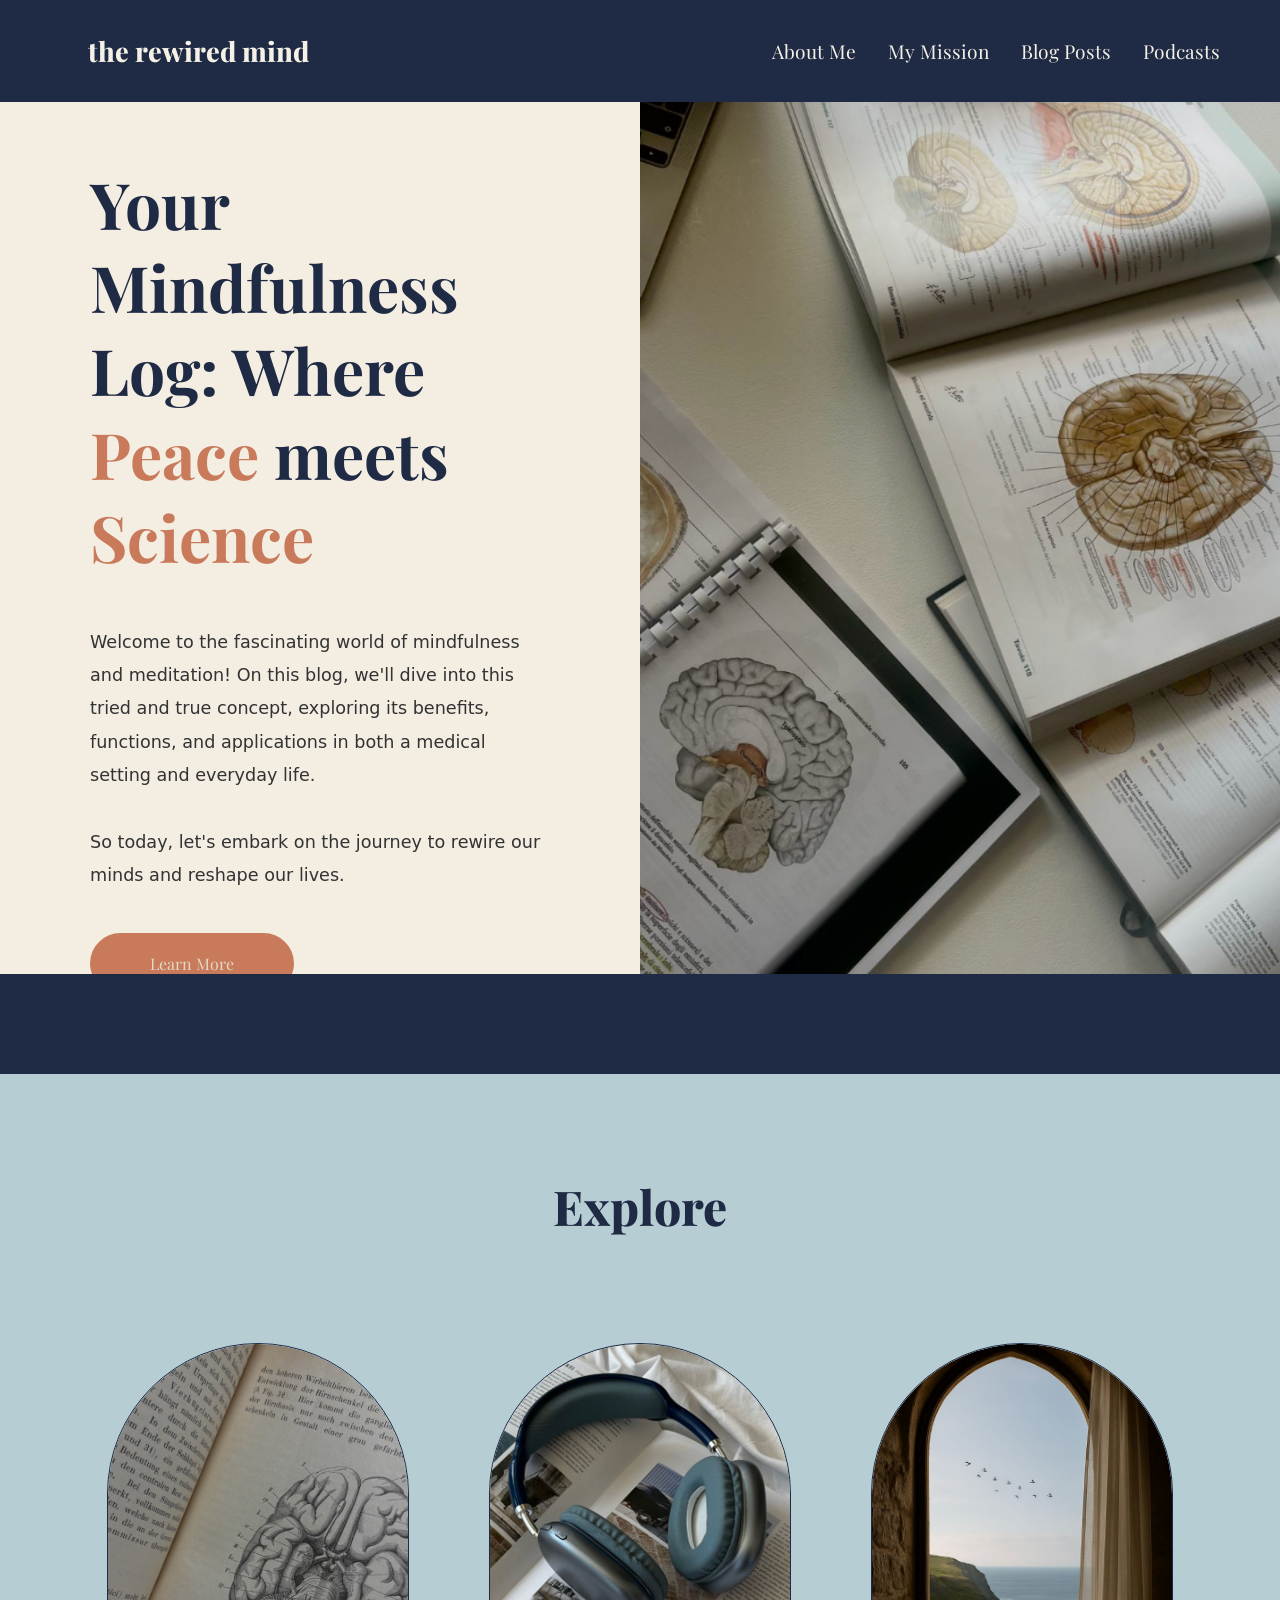
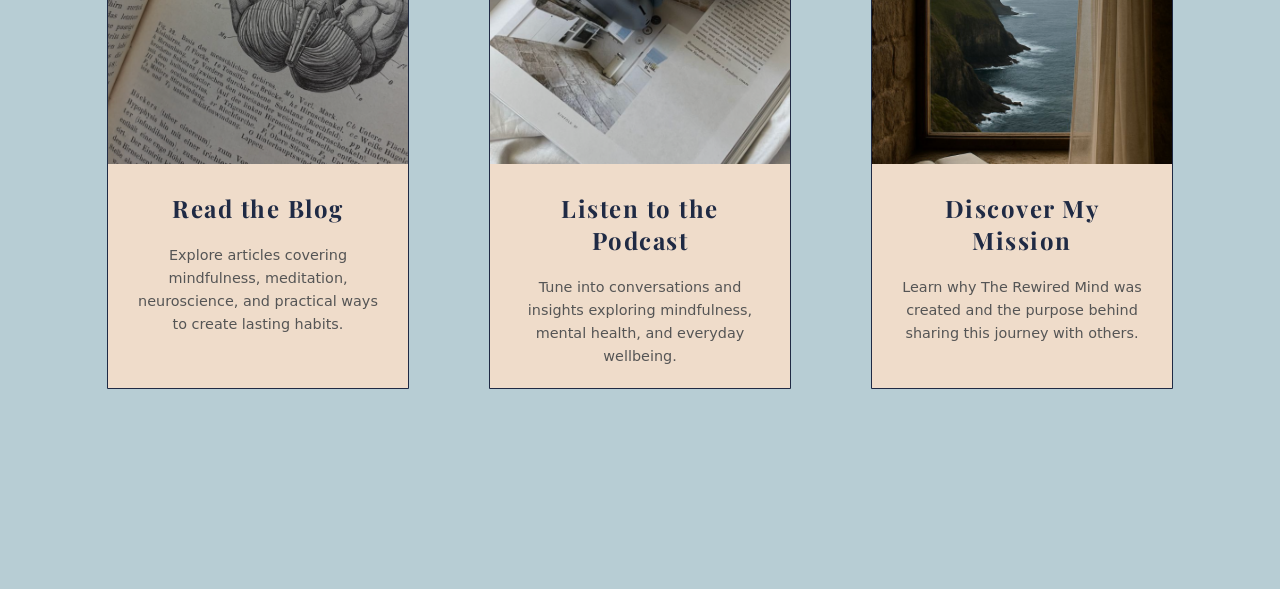
<file: index.html>
<!DOCTYPE html>
<html lang="en">
<head>
    <link href="https://fonts.googleapis.com/css2?family=Playfair+Display:wght@400;600&display=swap" rel="stylesheet">
    <meta charset="UTF-8">
    <meta name="viewport" content="width=device-width, initial-scale=1.0">

    <link rel="stylesheet" href="style.css">
</head>

<body>

   <!-- Navigation -->

   <nav class="nav">

       <a href="index.html" class="logo">the rewired mind</a>

       <div class="links">
           <a href="therewiredmind-about.html" >About Me</a>
           <a href="therewiredmind-mission.html">My Mission</a>
           <a href="therewiredmind-blog.html">Blog Posts</a>
           <a href="therewiredmind-podcasts.html">Podcasts</a>
       </div>

   </nav>

<!-- Hero -->

<section class="hero">

    <div class="hero-text">

        <h1>
            Your Mindfulness Log: Where
            <span class="highlight-orange">Peace</span>
            meets
            <span class="highlight-orange">Science</span>
        </h1>

        <p class="blurb">

            Welcome to the fascinating world of mindfulness and meditation!
            On this blog, we'll dive into this tried and true concept,
            exploring its benefits, functions, and applications in both a
            medical setting and everyday life.

            <br><br>

            So today, let's embark on the journey to rewire our minds
            and reshape our lives.

        </p>

        <a href="therewiredmind-about.html" class="button">
            Learn More
        </a>

    </div>


    <div class="hero-image">

        <img src="brainbooks.png" alt="The Rewired Mind">

    </div>

</section>

<!-- Explore Section -->

<section class="explore">

    <div class="explore-header">

        <div class="explore-line"></div>

        <h2>Explore</h2>

    </div>

    <div class="explore-cards">

        <!-- Card 1 -->

        <div class="explore-card">

            <div class="image-arch">
                <img src="readtheblog.png" alt="Blog">
            </div>

            <div class="card-content">

                <h3><a href="blog.html">Read the Blog</a></h3>

                <p>
                    Explore articles covering mindfulness,
                    meditation, neuroscience, and practical
                    ways to create lasting habits.
                </p>

            

            </div>

        </div>


        <!-- Card 2 -->

        <div class="explore-card">

            <div class="image-arch">
                <img src="listentothepodcast.png" alt="Podcast">
            </div>

            <div class="card-content">

               <h3><a href="podcasts.html">Listen to the Podcast</a></h3>

                <p>
                    Tune into conversations and insights
                    exploring mindfulness, mental health,
                    and everyday wellbeing.
                </p>

            </div>

        </div>


        <!-- Card 3 -->

        <div class="explore-card">

            <div class="image-arch">
                <img src="mission.png" alt="Mission">
            </div>

            <div class="card-content">

                <h3><a href="mission.html">Discover My Mission</a></h3>

                <p>
                    Learn why The Rewired Mind was created
                    and the purpose behind sharing this
                    journey with others.
                </p>

            </div>

        </div>

    </div>

</section>




</body>

</html>
</file>
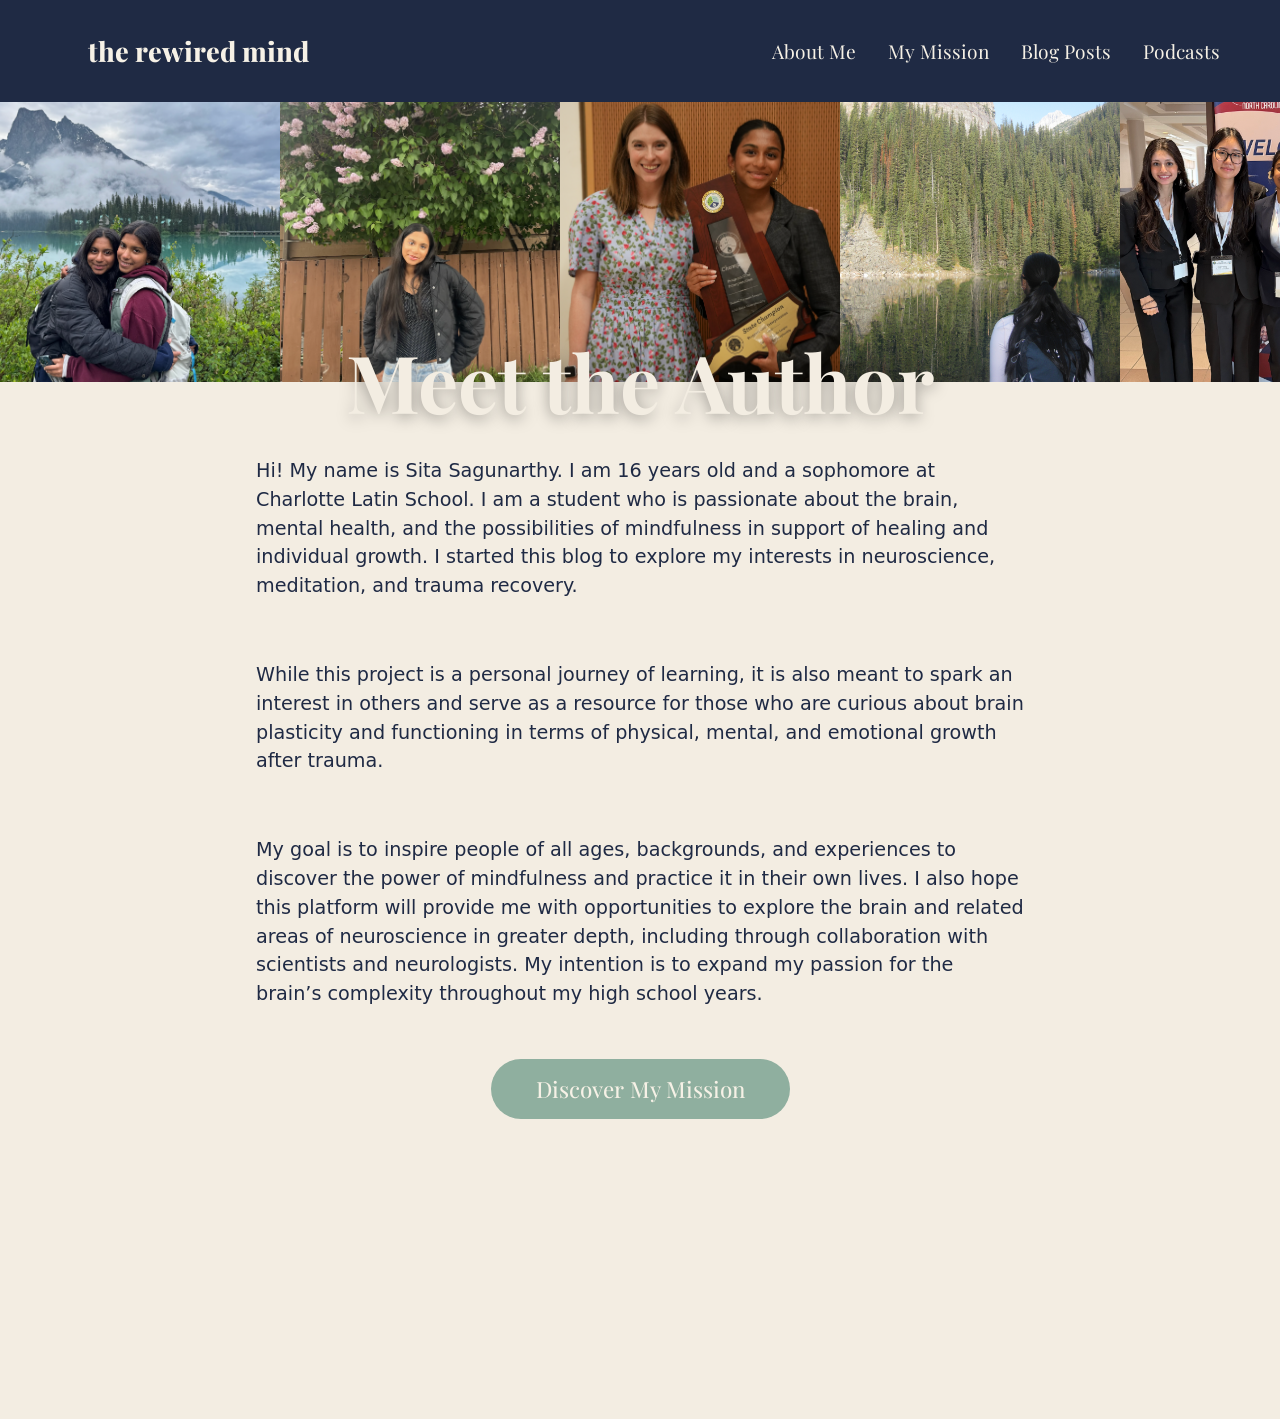
<file: therewiredmind-about.html>
<!DOCTYPE html>
<html lang="en">
<head>
    <link href="https://fonts.googleapis.com/css2?family=Playfair+Display:wght@400;600&display=swap" rel="stylesheet">
    <meta charset="UTF-8">
    <meta name="viewport" content="width=device-width, initial-scale=1.0">

    <link rel="stylesheet" href="style.css">
</head>

<body>

   <!-- Navigation -->

   <nav class="nav">

       <a href="index.html" class="logo">the rewired mind</a>

       <div class="links">
           <a href="therewiredmind-about.html" class = >About Me</a>
           <a href="therewiredmind-mission.html">My Mission</a>
           <a href="therewiredmind-blog.html">Blog Posts</a>
           <a href="therewiredmind-podcasts.html">Podcasts</a>
       </div>

   </nav>

<section class="about-hero">

    <div class="image-track">
        <div class="image-wrapper">
            <img src="akkamountians.png">
            <img src="sitacanada.png">
            <img src="stateschamp.png">
            <img src="canadamountains.png">
            <img src="hosastates.png">
            <img src="tocaward.png">

            <!-- duplicate images for infinite loop -->
            <img src="akkamountians.png">
            <img src="sitacanada.png">
            <img src="stateschamp.png">
            <img src="canadamountains.png">
            <img src="hosastates.png">
            <img src="tocaward.png">
        </div>
    </div>

    <div class="author-overlay">
        <h1>Meet the Author</h1>
    </div>

</section>

<section class="author-intro">

    <p>
        Hi! My name is Sita Sagunarthy. I am 16 years old and a sophomore at Charlotte Latin School. I am a student who is passionate about the brain, mental health, and the possibilities of mindfulness in support of healing and individual growth. I started this blog to explore my interests in neuroscience, meditation, and trauma recovery.
    </p>

    <p>
        While this project is a personal journey of learning, it is also meant to spark an interest in others and serve as a resource for those who are curious about brain plasticity and functioning in terms of physical, mental, and emotional growth after trauma.

    </p>

    <p>
        My goal is to inspire people of all ages, backgrounds, and experiences to discover the power of mindfulness and practice it in their own lives. I also hope this platform will provide me with opportunities to explore the brain and related areas of neuroscience in greater depth, including through collaboration with scientists and neurologists. My intention is to expand my passion for the brain’s complexity throughout my high school years.

    </p>



    <a href="mission.html" class="mission-button">
        Discover My Mission
    </a>

</section>
 
</body>

</html>
</file>
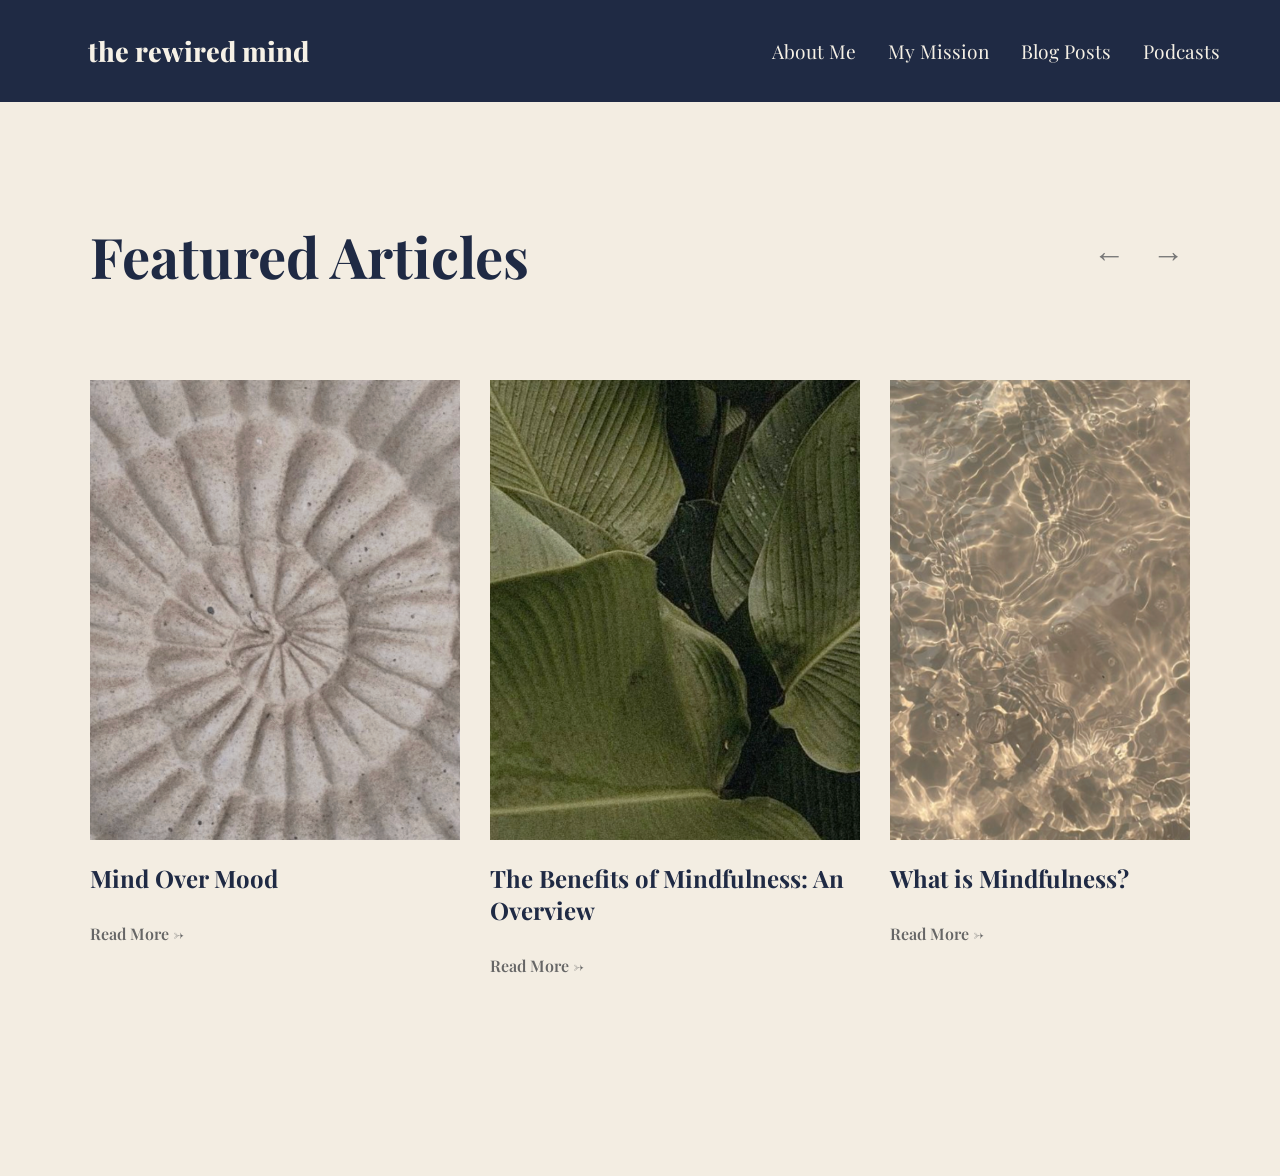
<file: therewiredmind-blog.html>
<!DOCTYPE html>
<html lang="en">
<head>
    <link href="https://fonts.googleapis.com/css2?family=Playfair+Display:wght@400;600&display=swap" rel="stylesheet">
    <meta charset="UTF-8">
    <meta name="viewport" content="width=device-width, initial-scale=1.0">

    <link rel="stylesheet" href="style.css">
</head>

<body>

   <!-- Navigation -->

   <nav class="nav">

       <a href="index.html" class="logo">the rewired mind</a>

       <div class="links">
           <a href="therewiredmind-about.html" class = >About Me</a>
           <a href="therewiredmind-mission.html">My Mission</a>
           <a href="therewiredmind-blog.html">Blog Posts</a>
           <a href="therewiredmind-podcasts.html">Podcasts</a>
       </div>

   </nav>




<section class="blog-section">

    <div class="blog-header">

        <h2>Featured Articles</h2>

        <div class="scroll-buttons">

            <button id="leftBtn">&#8592;</button>
            <button id="rightBtn">&#8594;</button>

        </div>

    </div>


    <div class="blog-slider" id="slider">


        <article class="blog-card">

            <img src="mindovermood.png">

            <h3>Mind Over Mood</h3>

            <a href="mindovermood.html" class="read-more">
                Read More →
            </a>

        </article>


        <article class="blog-card">

            <img src="benefits.png">

            <h3>The Benefits of Mindfulness: An Overview</h3>

            <a href="benefitsoverview.html" class="read-more">
                Read More →
            </a>

        </article>


        <article class="blog-card">

            <img src="whatis.png">

            <h3>What is Mindfulness?</h3>

           <a href="whatismindfulness.html.html" class="read-more">
                Read More →
            </a>

        </article>

    </div>


</section>
</file>
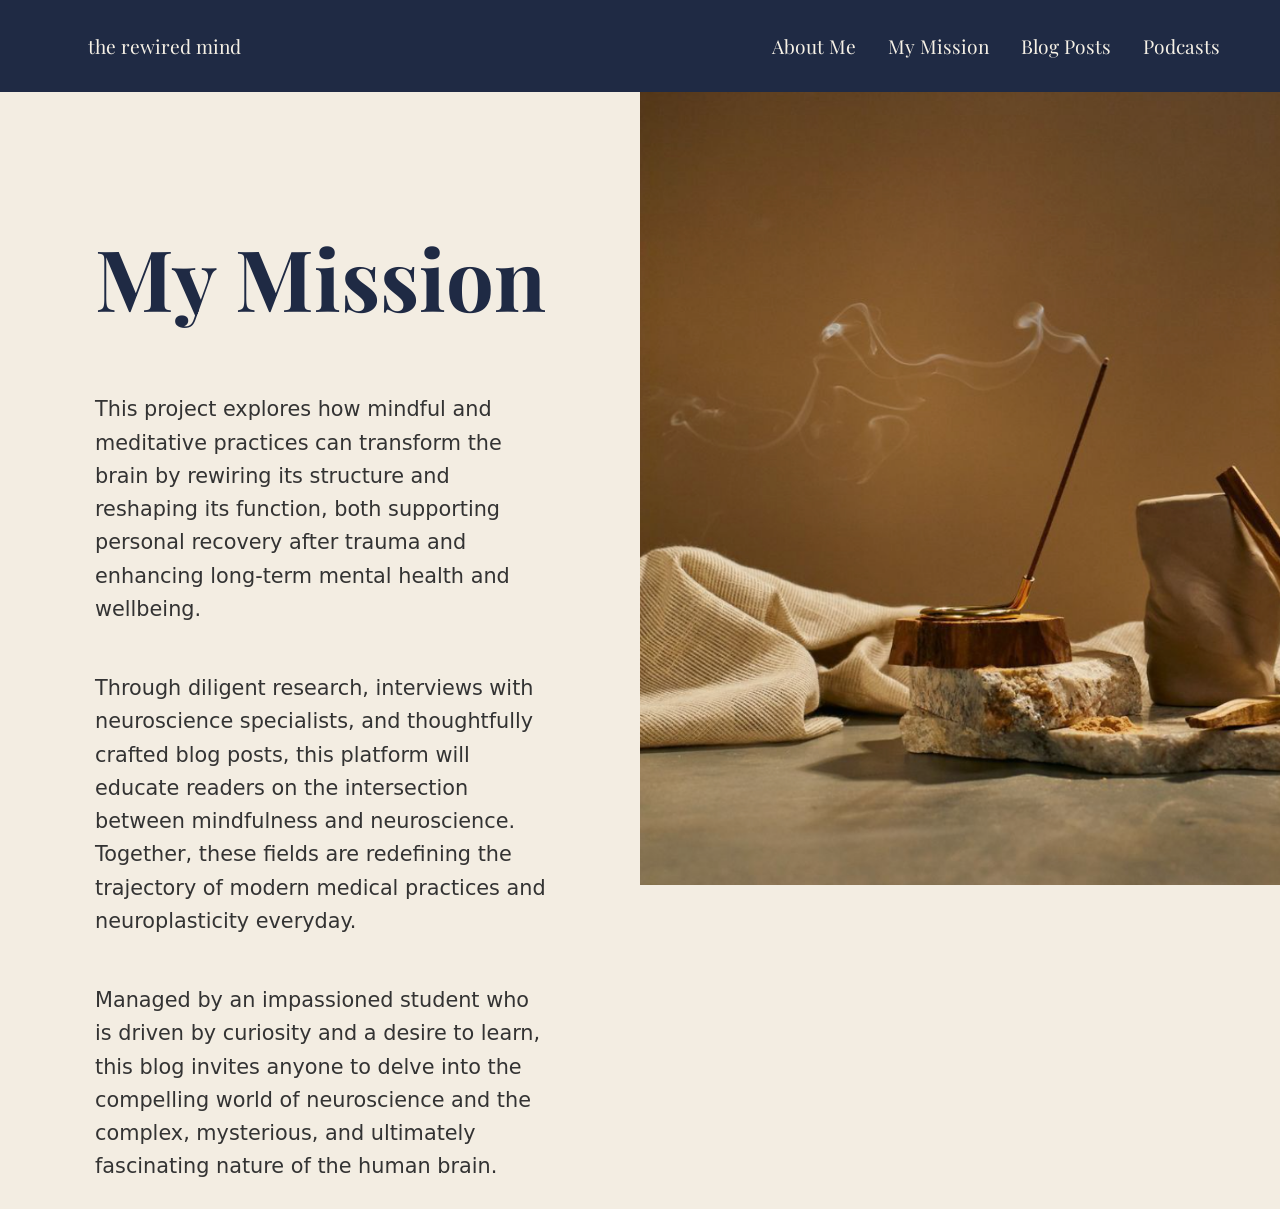
<file: therewiredmind-mission.html>
<!DOCTYPE html>
<html lang="en">
<head>
    <link href="https://fonts.googleapis.com/css2?family=Playfair+Display:wght@400;600&display=swap" rel="stylesheet">
    <meta charset="UTF-8">
    <meta name="viewport" content="width=device-width, initial-scale=1.0">

    <link rel="stylesheet" href="style.css">
</head>

<body>

   <!-- Navigation -->

   <nav class="nav">

       <a href="index.html class="logo">the rewired mind</a>

       <div class="links">
           <a href="therewiredmind-about.html" class = >About Me</a>
           <a href="therewiredmind-mission.html">My Mission</a>
           <a href="therewiredmind-blog.html">Blog Posts</a>
           <a href="therewiredmind-podcasts.html">Podcasts</a>
       </div>

   </nav>

   <section class="mission">

    <div class="mission-text">

        <h1>My Mission</h1>

        <p>
            This project explores how mindful and meditative practices can transform the brain by rewiring its structure and reshaping its function, both supporting personal recovery after trauma and enhancing long-term mental health and wellbeing.

        </p>

        <p>
            Through diligent research, interviews with neuroscience specialists, and thoughtfully crafted blog posts, this platform will educate readers on the intersection between mindfulness and neuroscience. Together, these fields are redefining the trajectory of modern medical practices and neuroplasticity everyday. 

        </p>

        <p>
            Managed by an impassioned student who is driven by curiosity and a desire to learn, this blog invites anyone to delve into the compelling world of neuroscience and the complex, mysterious, and ultimately fascinating nature of the human brain.
            
        </p>

    </div>


    <div class="mission-image">

        <img src="missioncalm.png" alt="Mission">
</file>
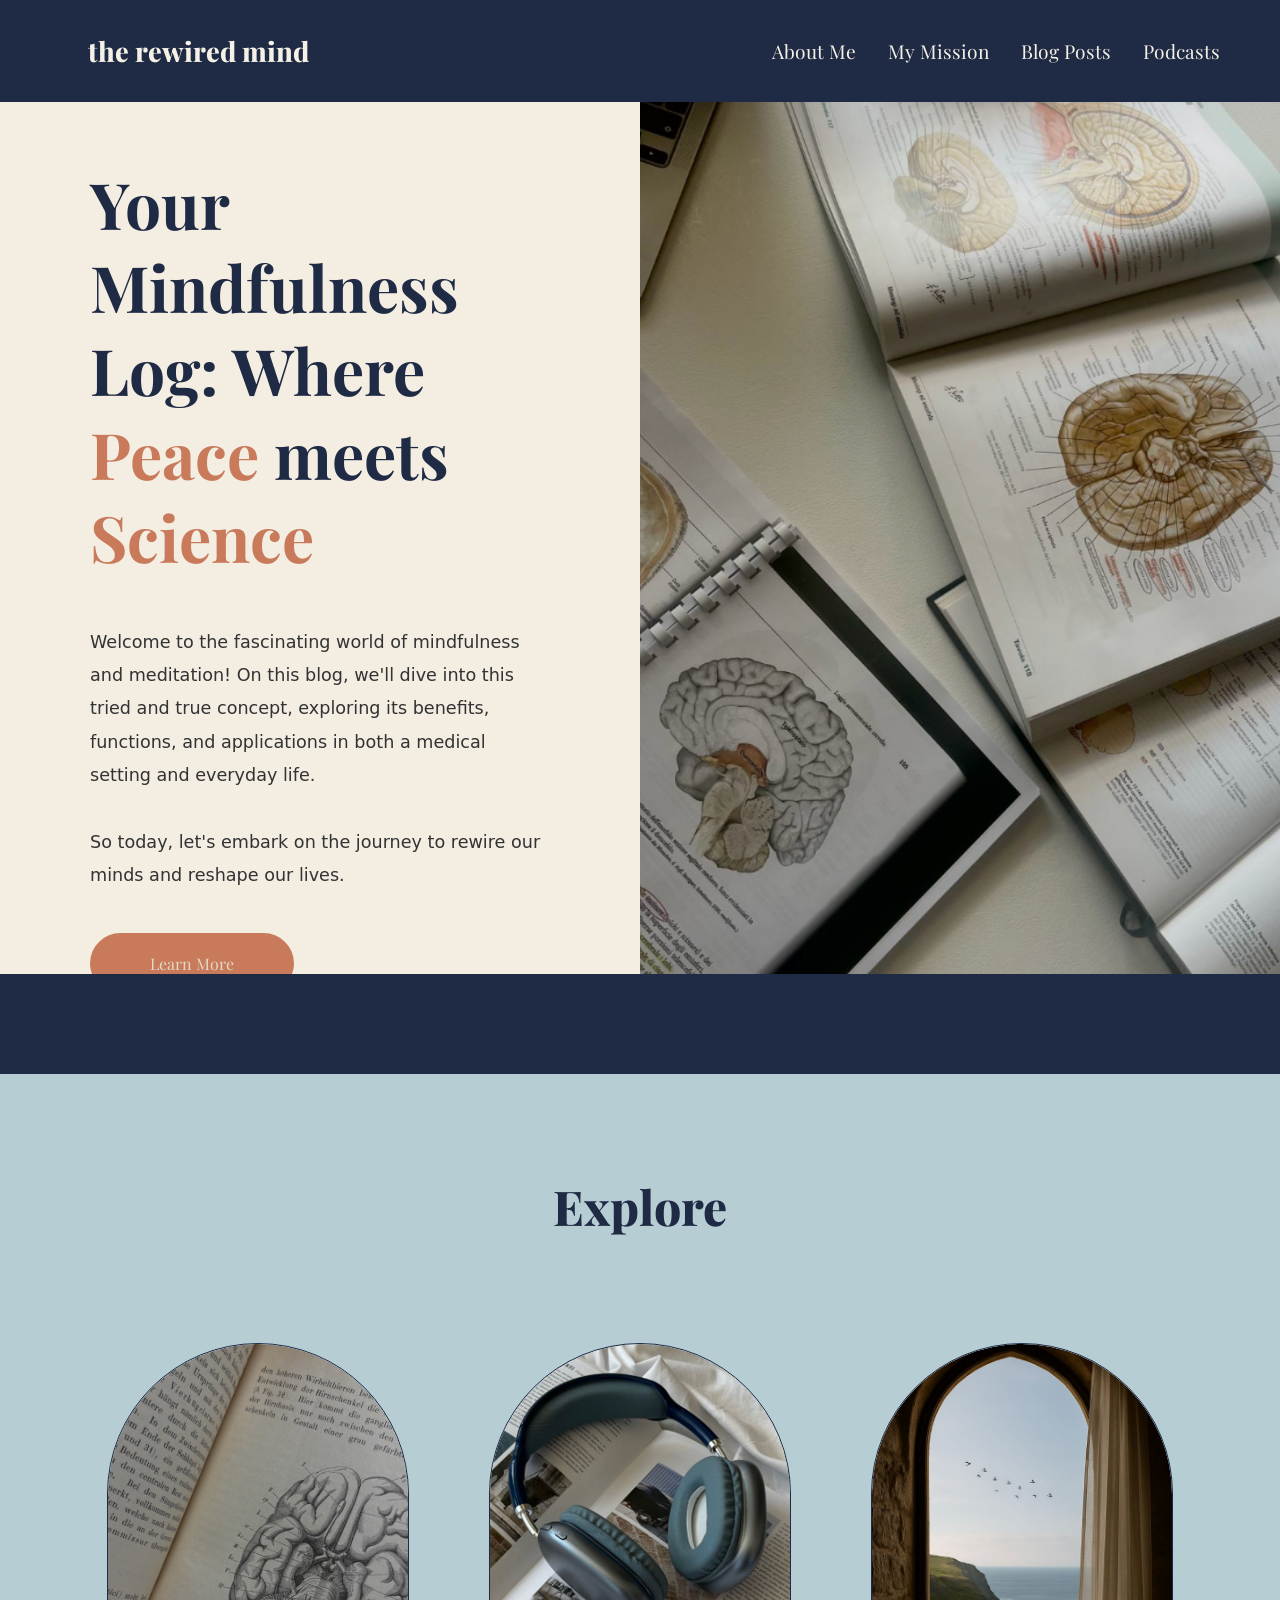
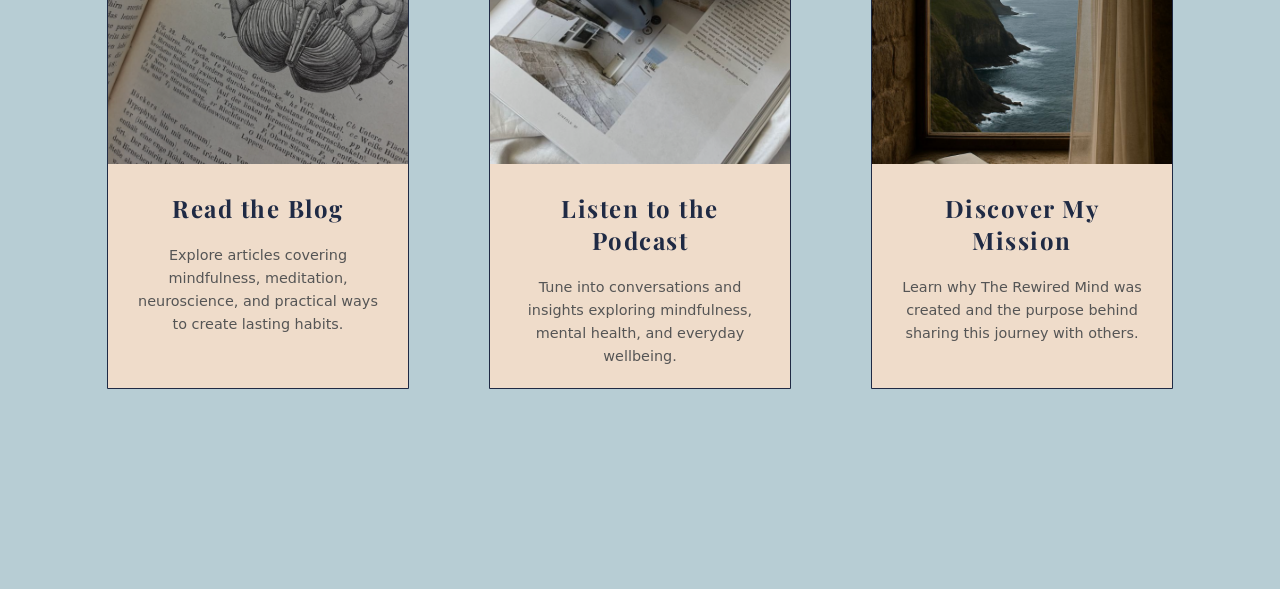
<file: therewiredmind.html>
<!DOCTYPE html>
<html lang="en">
<head>
    <link href="https://fonts.googleapis.com/css2?family=Playfair+Display:wght@400;600&display=swap" rel="stylesheet">
    <meta charset="UTF-8">
    <meta name="viewport" content="width=device-width, initial-scale=1.0">

    <link rel="stylesheet" href="style.css">
</head>

<body>

   <!-- Navigation -->

   <nav class="nav">

       <a href="therewiredmind.html" class="logo">the rewired mind</a>

       <div class="links">
           <a href="therewiredmind-about.html" class = >About Me</a>
           <a href="therewiredmind-mission.html">My Mission</a>
           <a href="therewiredmind-blog.html">Blog Posts</a>
           <a href="therewiredmind-podcasts.html">Podcasts</a>
       </div>

   </nav>

<!-- Hero -->

<section class="hero">

    <div class="hero-text">

        <h1>
            Your Mindfulness Log: Where
            <span class="highlight-orange">Peace</span>
            meets
            <span class="highlight-orange">Science</span>
        </h1>

        <p class="blurb">

            Welcome to the fascinating world of mindfulness and meditation!
            On this blog, we'll dive into this tried and true concept,
            exploring its benefits, functions, and applications in both a
            medical setting and everyday life.

            <br><br>

            So today, let's embark on the journey to rewire our minds
            and reshape our lives.

        </p>

        <a href="about.html" class="button">
            Learn More
        </a>

    </div>


    <div class="hero-image">

        <img src="brainbooks.png" alt="The Rewired Mind">

    </div>

</section>

<!-- Explore Section -->

<section class="explore">

    <div class="explore-header">

        <div class="explore-line"></div>

        <h2>Explore</h2>

    </div>

    <div class="explore-cards">

        <!-- Card 1 -->

        <div class="explore-card">

            <div class="image-arch">
                <img src="readtheblog.png" alt="Blog">
            </div>

            <div class="card-content">

                <h3><a href="blog.html">Read the Blog</a></h3>

                <p>
                    Explore articles covering mindfulness,
                    meditation, neuroscience, and practical
                    ways to create lasting habits.
                </p>

            

            </div>

        </div>


        <!-- Card 2 -->

        <div class="explore-card">

            <div class="image-arch">
                <img src="listentothepodcast.png" alt="Podcast">
            </div>

            <div class="card-content">

               <h3><a href="podcasts.html">Listen to the Podcast</a></h3>

                <p>
                    Tune into conversations and insights
                    exploring mindfulness, mental health,
                    and everyday wellbeing.
                </p>

            </div>

        </div>


        <!-- Card 3 -->

        <div class="explore-card">

            <div class="image-arch">
                <img src="mission.png" alt="Mission">
            </div>

            <div class="card-content">

                <h3><a href="mission.html">Discover My Mission</a></h3>

                <p>
                    Learn why The Rewired Mind was created
                    and the purpose behind sharing this
                    journey with others.
                </p>

            </div>

        </div>

    </div>

</section>




</body>

</html>
</file>
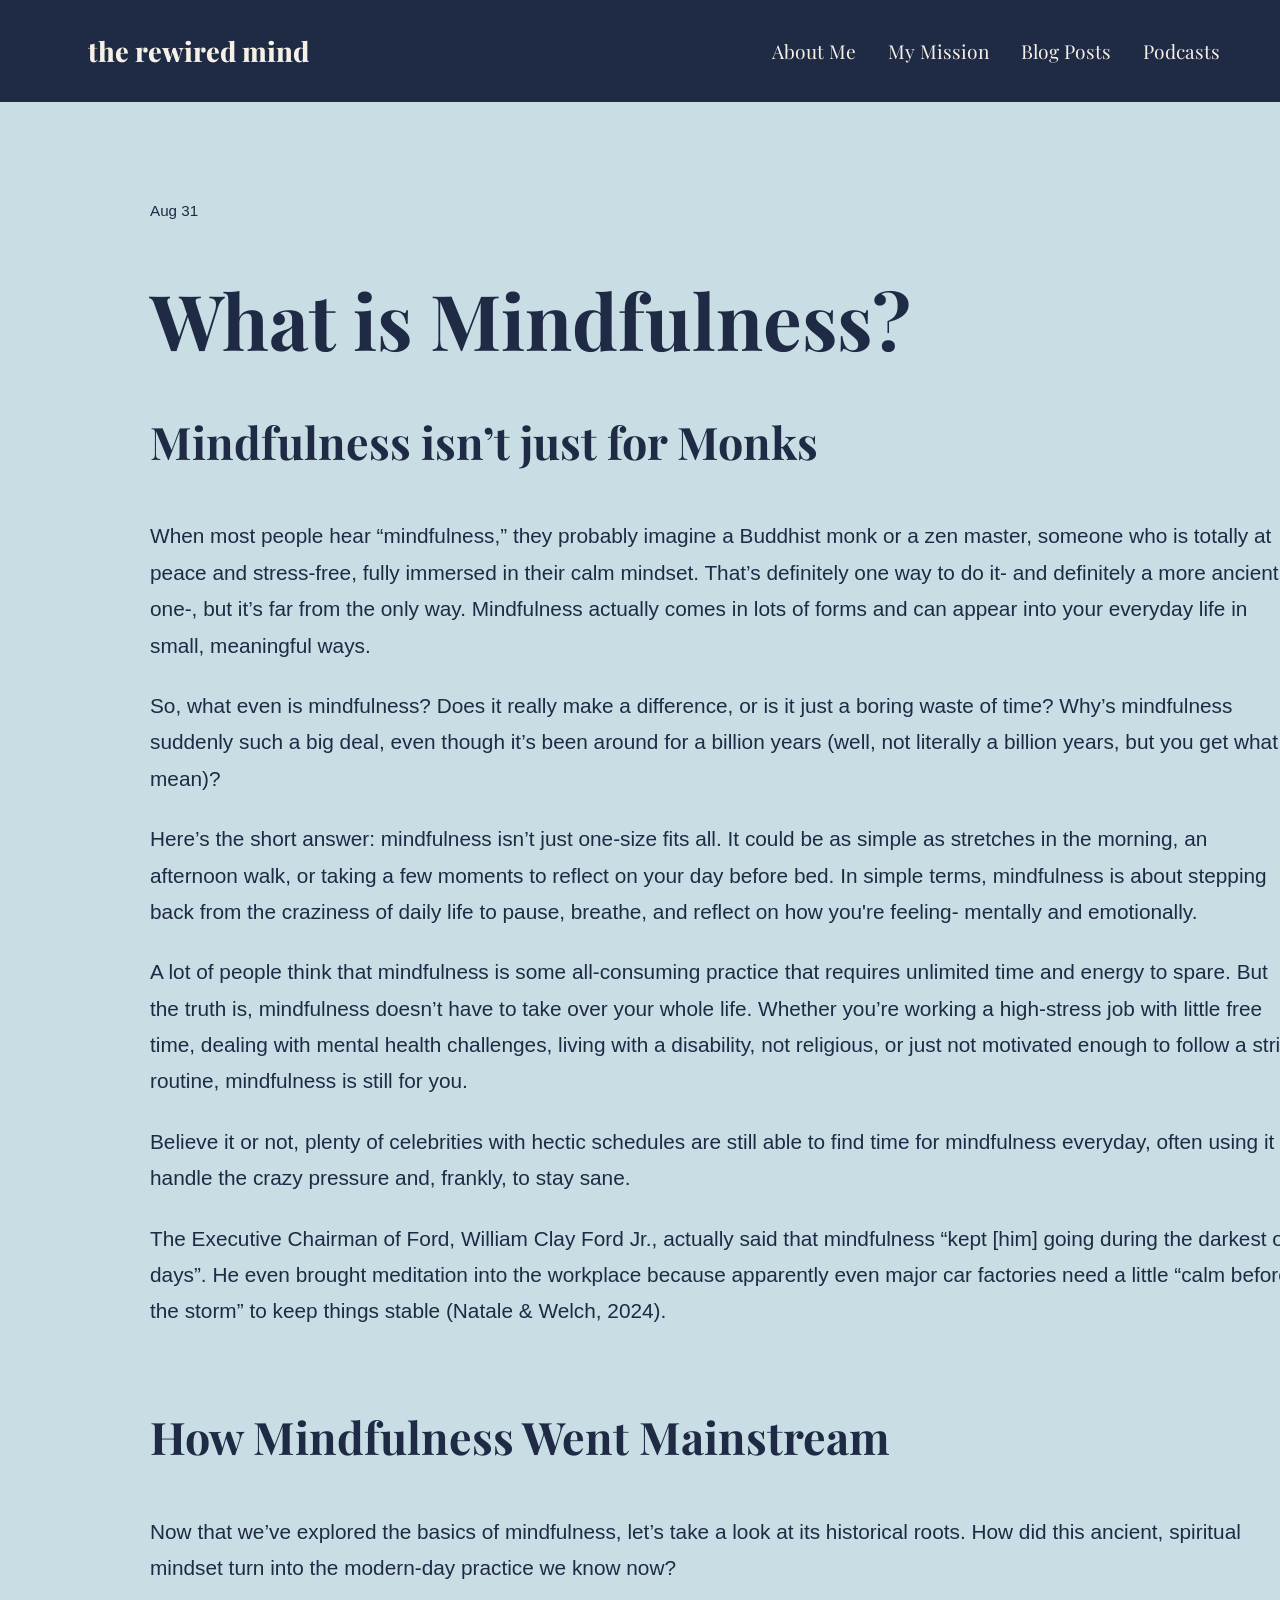
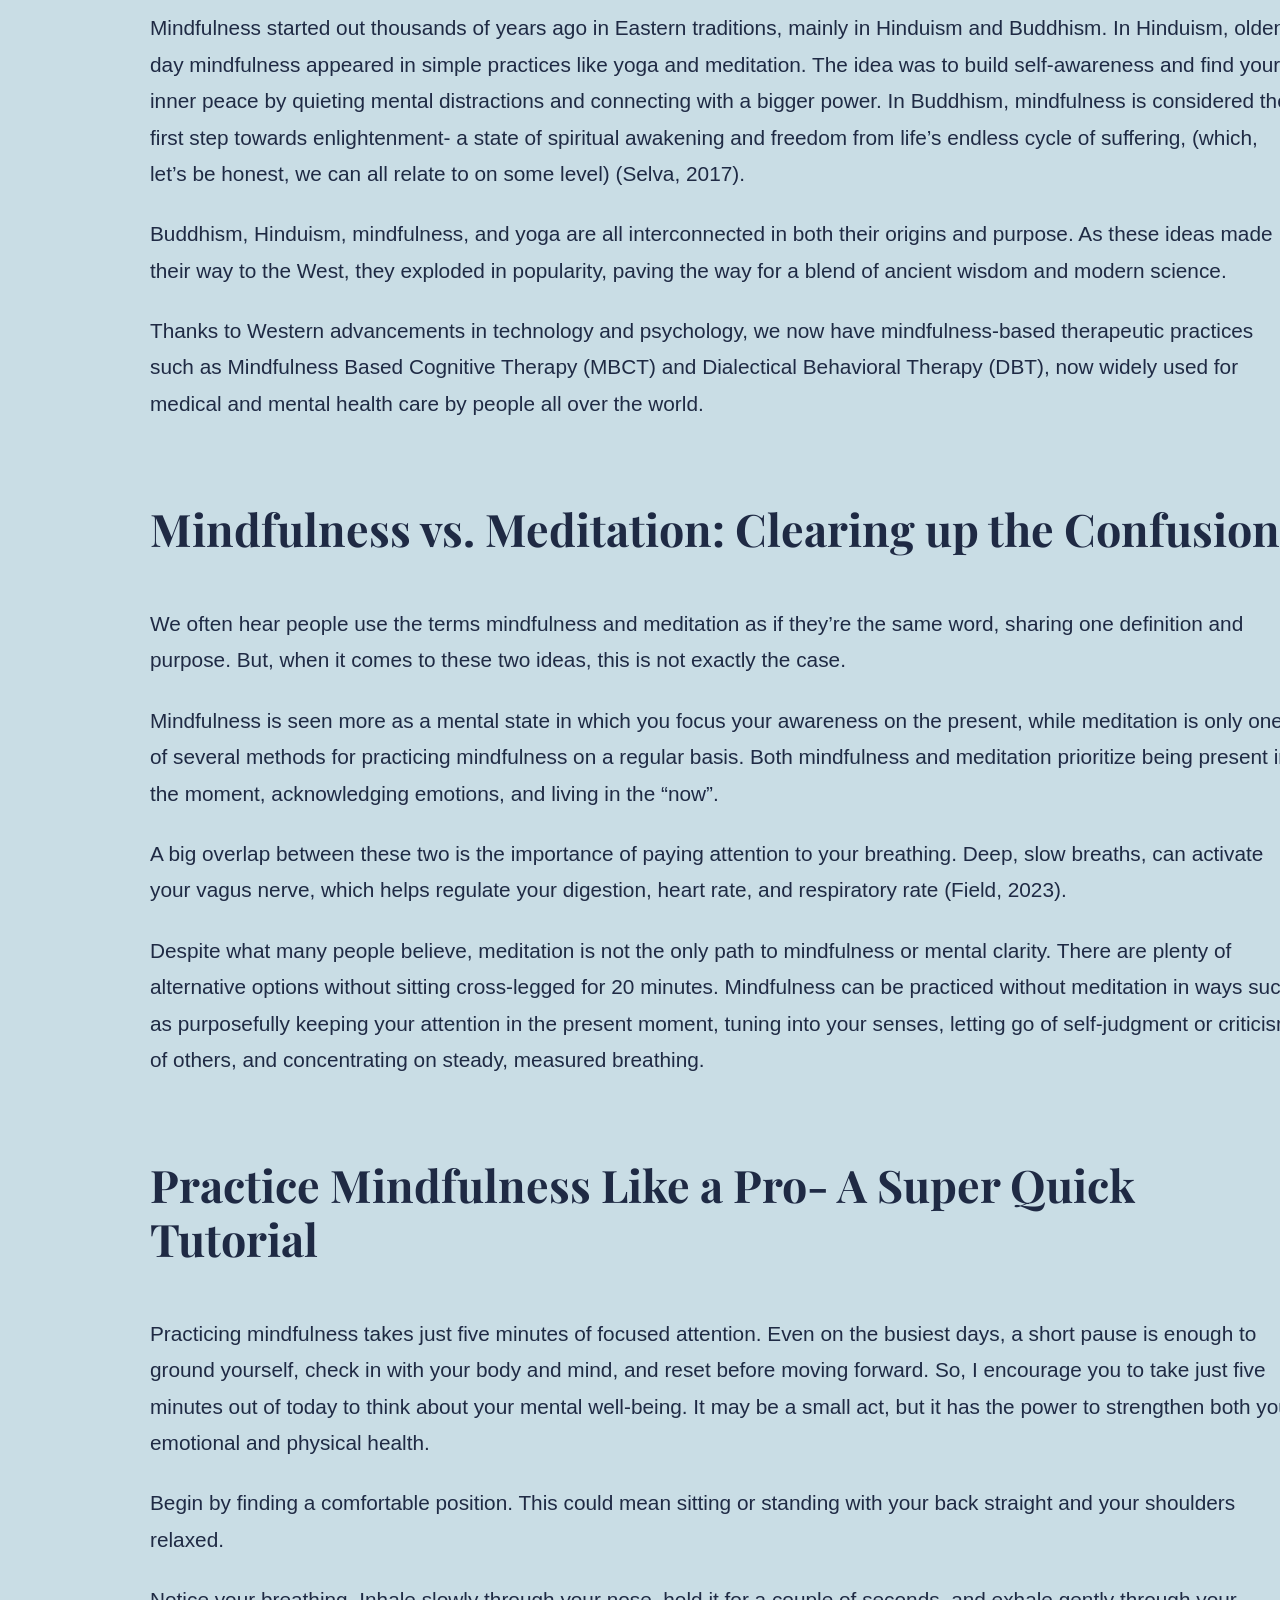
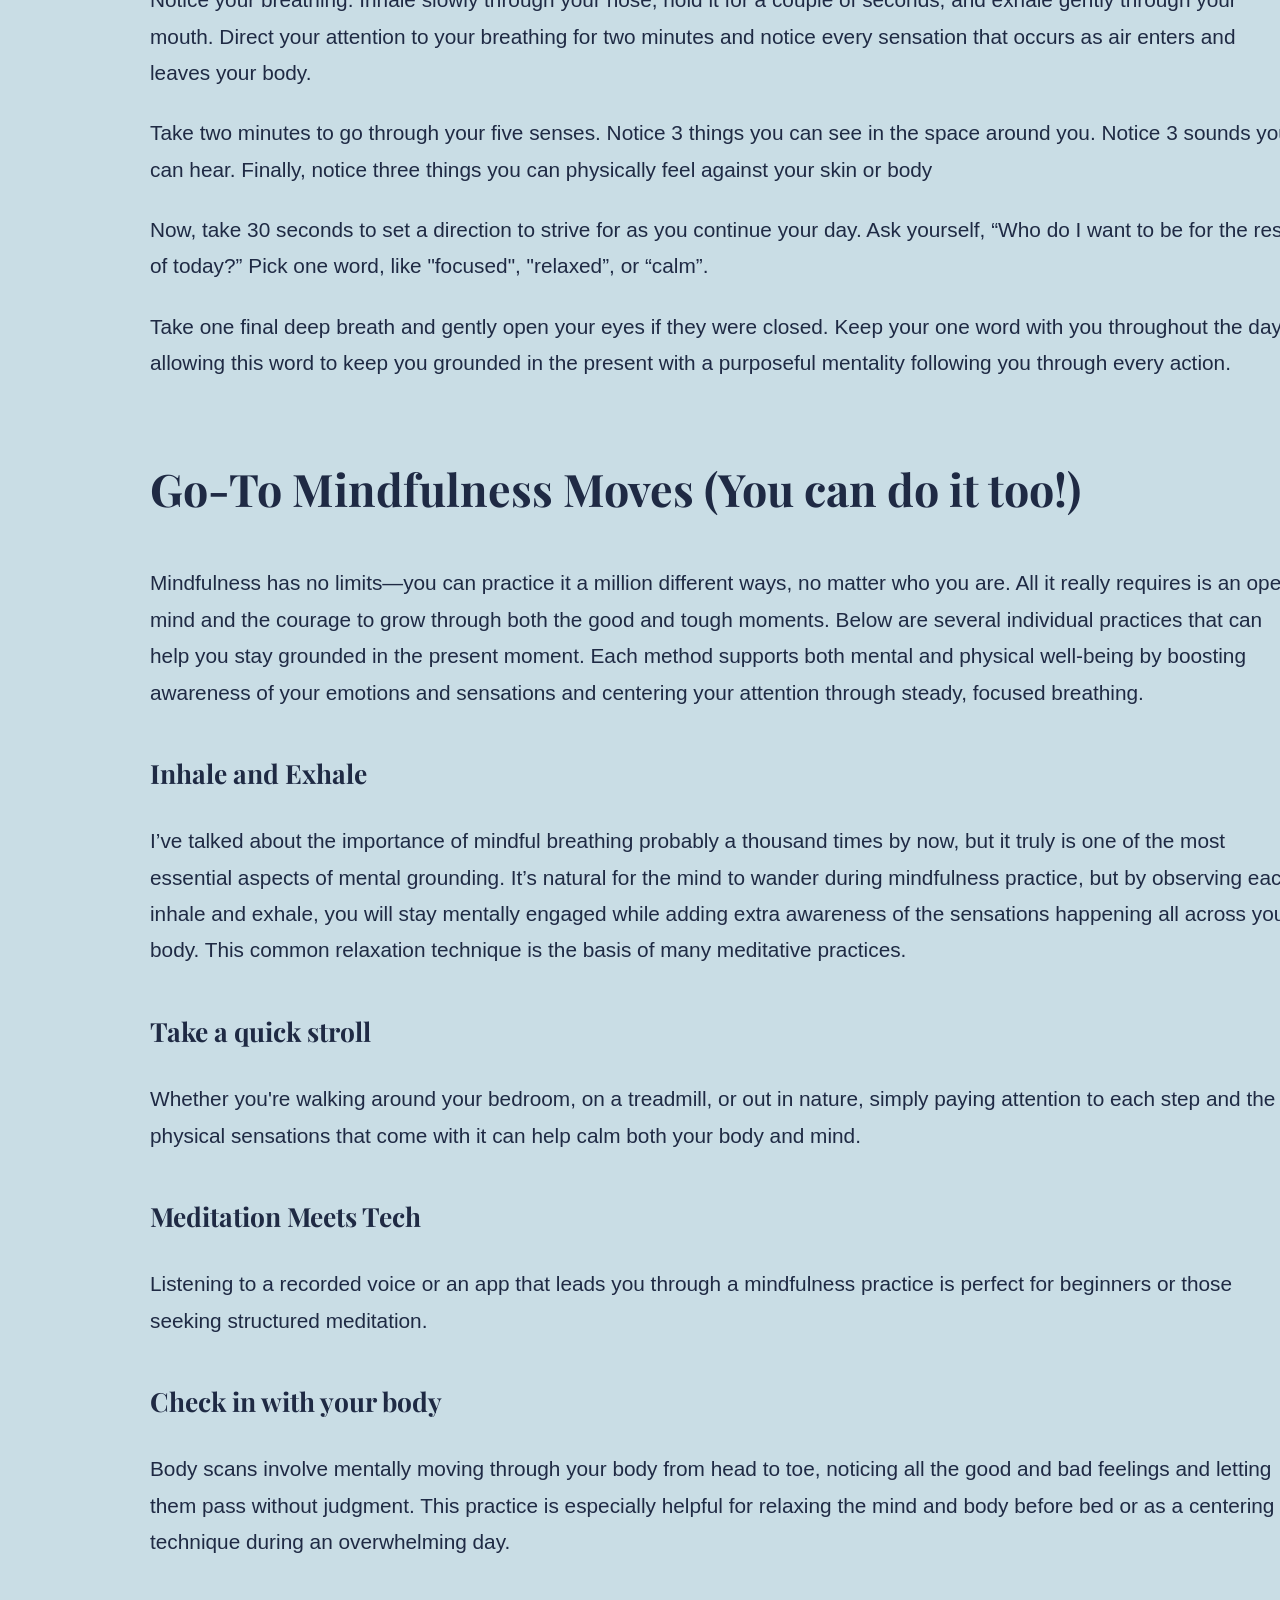
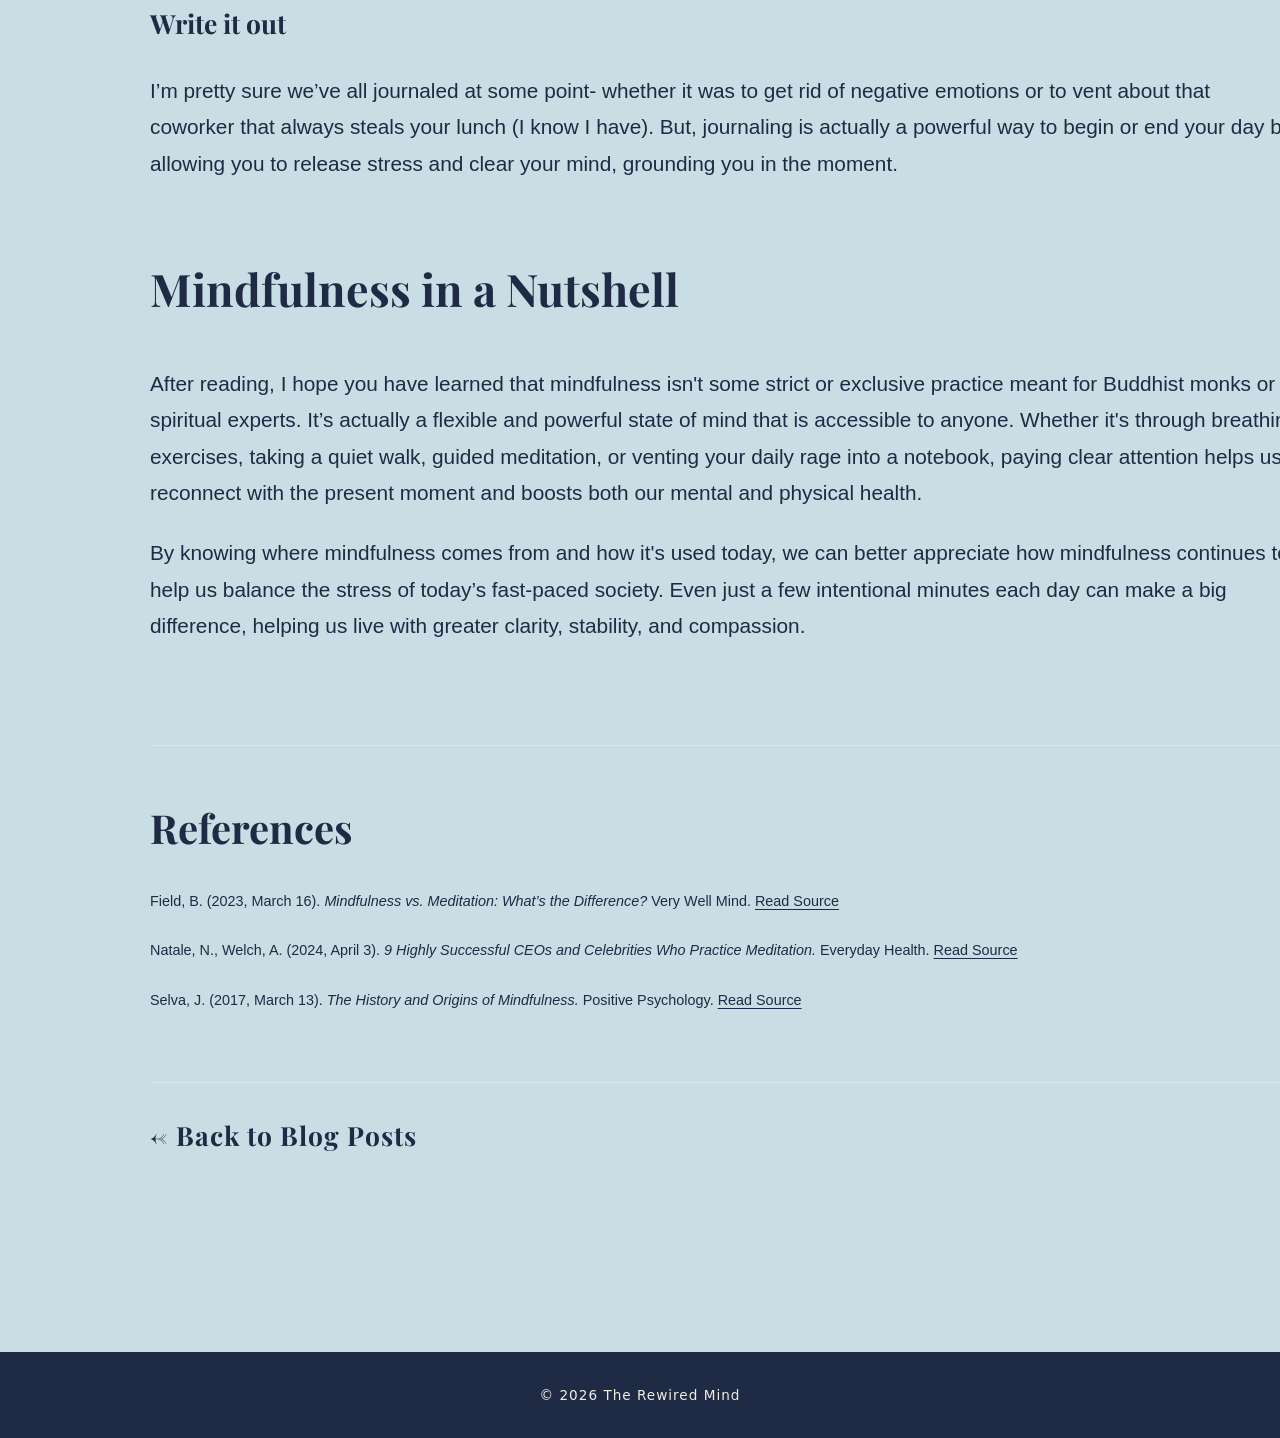
<file: whatismindfulness.html.html>
<!DOCTYPE html>
<html lang="en">
<head>
    <link href="https://fonts.googleapis.com/css2?family=Playfair+Display:wght@400;600&display=swap" rel="stylesheet">
    <meta charset="UTF-8">
    <meta name="viewport" content="width=device-width, initial-scale=1.0">

    <link rel="stylesheet" href="style.css">
</head>

<body>

   <!-- Navigation -->

   <nav class="nav">

       <a href="therewiredmind.html" class="logo">the rewired mind</a>

       <div class="links">
           <a href="therewiredmind-about.html" class = >About Me</a>
           <a href="therewiredmind-mission.html">My Mission</a>
           <a href="therewiredmind-blog.html">Blog Posts</a>
           <a href="therewiredmind-podcasts.html">Podcasts</a>
       </div>

   </nav>

<head>
    <meta charset="UTF-8">
    <meta name="viewport" content="width=device-width, initial-scale=1.0">

    <title>What is Mindfulness? | The Rewired Mind</title>

    <!-- Google Font -->
    <link rel="preconnect" href="https://fonts.googleapis.com">
    <link rel="preconnect" href="https://fonts.gstatic.com" crossorigin>

    <link href="https://fonts.googleapis.com/css2?family=Playfair+Display:wght@400;500;600;700&display=swap" rel="stylesheet">

    <!-- Main stylesheet -->
    <link rel="stylesheet" href="style.css">
</head>


<body class="article-page">

    <!-- =========================
         ARTICLE
    ========================== -->

    <main class="article-container">

        <!-- DATE -->

        <p class="article-date">
            Aug 31
        </p>


        <!-- TITLE -->

        <h1 class="article-title">
            What is Mindfulness?
        </h1>


        <!-- =========================
             SECTION 1
        ========================== -->

        <section class="article-section">

            <h2>
                Mindfulness isn’t just for Monks
            </h2>

            <p>
                When most people hear “mindfulness,” they probably imagine a Buddhist monk or a zen master, someone who is totally at peace and stress-free, fully immersed in their calm mindset. That’s definitely one way to do it- and definitely a more ancient one-, but it’s far from the only way. Mindfulness actually comes in lots of forms and can appear into your everyday life in small, meaningful ways.
            </p>

            <p>
                So, what even is mindfulness? Does it really make a difference, or is it just a boring waste of time? Why’s mindfulness suddenly such a big deal, even though it’s been around for a billion years (well, not literally a billion years, but you get what I mean)?
            </p>

            <p>
                Here’s the short answer: mindfulness isn’t just one-size fits all. It could be as simple as stretches in the morning, an afternoon walk, or taking a few moments to reflect on your day before bed. In simple terms, mindfulness is about stepping back from the craziness of daily life to pause, breathe, and reflect on how you're feeling- mentally and emotionally.
            </p>

            <p>
                A lot of people think that mindfulness is some all-consuming practice that requires unlimited time and energy to spare. But the truth is, mindfulness doesn’t have to take over your whole life. Whether you’re working a high-stress job with little free time, dealing with mental health challenges, living with a disability, not religious, or just not motivated enough to follow a strict routine, mindfulness is still for you.
            </p>

            <p>
                Believe it or not, plenty of celebrities with hectic schedules are still able to find time for mindfulness everyday, often using it to handle the crazy pressure and, frankly, to stay sane.
            </p>

            <p>
                The Executive Chairman of Ford, William Clay Ford Jr., actually said that mindfulness “kept [him] going during the darkest of days”. He even brought meditation into the workplace because apparently even major car factories need a little “calm before the storm” to keep things stable (Natale & Welch, 2024).
            </p>

        </section>


        <!-- =========================
             SECTION 2
        ========================== -->

        <section class="article-section">

            <h2>
                How Mindfulness Went Mainstream
            </h2>

            <p>
                Now that we’ve explored the basics of mindfulness, let’s take a look at its historical roots. How did this ancient, spiritual mindset turn into the modern-day practice we know now?
            </p>

            <p>
                Mindfulness started out thousands of years ago in Eastern traditions, mainly in Hinduism and Buddhism. In Hinduism, olden-day mindfulness appeared in simple practices like yoga and meditation. The idea was to build self-awareness and find your inner peace by quieting mental distractions and connecting with a bigger power. In Buddhism, mindfulness is considered the first step towards enlightenment- a state of spiritual awakening and freedom from life’s endless cycle of suffering, (which, let’s be honest, we can all relate to on some level) (Selva, 2017).
            </p>

            <p>
                Buddhism, Hinduism, mindfulness, and yoga are all interconnected in both their origins and purpose. As these ideas made their way to the West, they exploded in popularity, paving the way for a blend of ancient wisdom and modern science.
            </p>

            <p>
                Thanks to Western advancements in technology and psychology, we now have mindfulness-based therapeutic practices such as Mindfulness Based Cognitive Therapy (MBCT) and Dialectical Behavioral Therapy (DBT), now widely used for medical and mental health care by people all over the world.
            </p>

        </section>


        <!-- =========================
             SECTION 3
        ========================== -->

        <section class="article-section">

            <h2>
                Mindfulness vs. Meditation: Clearing up the Confusion
            </h2>

            <p>
                We often hear people use the terms mindfulness and meditation as if they’re the same word, sharing one definition and purpose. But, when it comes to these two ideas, this is not exactly the case.
            </p>

            <p>
                Mindfulness is seen more as a mental state in which you focus your awareness on the present, while meditation is only one of several methods for practicing mindfulness on a regular basis. Both mindfulness and meditation prioritize being present in the moment, acknowledging emotions, and living in the “now”.
            </p>

            <p>
                A big overlap between these two is the importance of paying attention to your breathing. Deep, slow breaths, can activate your vagus nerve, which helps regulate your digestion, heart rate, and respiratory rate (Field, 2023).
            </p>

            <p>
                Despite what many people believe, meditation is not the only path to mindfulness or mental clarity. There are plenty of alternative options without sitting cross-legged for 20 minutes. Mindfulness can be practiced without meditation in ways such as purposefully keeping your attention in the present moment, tuning into your senses, letting go of self-judgment or criticism of others, and concentrating on steady, measured breathing.
            </p>

        </section>


        <!-- =========================
             SECTION 4
        ========================== -->

        <section class="article-section">

            <h2>
                Practice Mindfulness Like a Pro- A Super Quick Tutorial
            </h2>

            <p>
                Practicing mindfulness takes just five minutes of focused attention. Even on the busiest days, a short pause is enough to ground yourself, check in with your body and mind, and reset before moving forward. So, I encourage you to take just five minutes out of today to think about your mental well-being. It may be a small act, but it has the power to strengthen both your emotional and physical health.
            </p>

            <p>
                Begin by finding a comfortable position. This could mean sitting or standing with your back straight and your shoulders relaxed.
            </p>

            <p>
                Notice your breathing. Inhale slowly through your nose, hold it for a couple of seconds, and exhale gently through your mouth. Direct your attention to your breathing for two minutes and notice every sensation that occurs as air enters and leaves your body.
            </p>

            <p>
                Take two minutes to go through your five senses. Notice 3 things you can see in the space around you. Notice 3 sounds you can hear. Finally, notice three things you can physically feel against your skin or body
            </p>

            <p>
                Now, take 30 seconds to set a direction to strive for as you continue your day. Ask yourself, “Who do I want to be for the rest of today?” Pick one word, like "focused", "relaxed”, or “calm”.
            </p>

            <p>
                Take one final deep breath and gently open your eyes if they were closed. Keep your one word with you throughout the day, allowing this word to keep you grounded in the present with a purposeful mentality following you through every action.
            </p>

        </section>


        <!-- =========================
             SECTION 5
        ========================== -->

        <section class="article-section">

            <h2>
                Go-To Mindfulness Moves (You can do it too!)
            </h2>

            <p>
                Mindfulness has no limits—you can practice it a million different ways, no matter who you are. All it really requires is an open mind and the courage to grow through both the good and tough moments. Below are several individual practices that can help you stay grounded in the present moment. Each method supports both mental and physical well-being by boosting awareness of your emotions and sensations and centering your attention through steady, focused breathing.
            </p>


            <h3>
                Inhale and Exhale
            </h3>

            <p>
                I’ve talked about the importance of mindful breathing probably a thousand times by now, but it truly is one of the most essential aspects of mental grounding. It’s natural for the mind to wander during mindfulness practice, but by observing each inhale and exhale, you will stay mentally engaged while adding extra awareness of the sensations happening all across your body. This common relaxation technique is the basis of many meditative practices.
            </p>


            <h3>
                Take a quick stroll
            </h3>

            <p>
                Whether you're walking around your bedroom, on a treadmill, or out in nature, simply paying attention to each step and the physical sensations that come with it can help calm both your body and mind.
            </p>


            <h3>
                Meditation Meets Tech
            </h3>

            <p>
                Listening to a recorded voice or an app that leads you through a mindfulness practice is perfect for beginners or those seeking structured meditation.
            </p>


            <h3>
                Check in with your body
            </h3>

            <p>
                Body scans involve mentally moving through your body from head to toe, noticing all the good and bad feelings and letting them pass without judgment. This practice is especially helpful for relaxing the mind and body before bed or as a centering technique during an overwhelming day.
            </p>


            <h3>
                Write it out
            </h3>

            <p>
                I’m pretty sure we’ve all journaled at some point- whether it was to get rid of negative emotions or to vent about that coworker that always steals your lunch (I know I have). But, journaling is actually a powerful way to begin or end your day by allowing you to release stress and clear your mind, grounding you in the moment.
            </p>

        </section>


        <!-- =========================
             CONCLUSION
        ========================== -->

        <section class="article-section">

            <h2>
                Mindfulness in a Nutshell
            </h2>

            <p>
                After reading, I hope you have learned that mindfulness isn't some strict or exclusive practice meant for Buddhist monks or spiritual experts. It’s actually a flexible and powerful state of mind that is accessible to anyone. Whether it's through breathing exercises, taking a quiet walk, guided meditation, or venting your daily rage into a notebook, paying clear attention helps us reconnect with the present moment and boosts both our mental and physical health.
            </p>

            <p>
                By knowing where mindfulness comes from and how it's used today, we can better appreciate how mindfulness continues to help us balance the stress of today’s fast-paced society. Even just a few intentional minutes each day can make a big difference, helping us live with greater clarity, stability, and compassion.
            </p>

        </section>


        <!-- =========================
             REFERENCES
        ========================== -->

        <section class="references-section">

            <h2>
                References
            </h2>

            <p>
                Field, B. (2023, March 16). <em>Mindfulness vs. Meditation: What’s the Difference?</em> Very Well Mind.
                <a href="https://www.verywellmind.com/mindfulness-vs-meditation-what-s-the-difference-6822721" target="_blank">
                    Read Source
                </a>
            </p>

            <p>
                Natale, N., Welch, A. (2024, April 3). <em>9 Highly Successful CEOs and Celebrities Who Practice Meditation.</em> Everyday Health.
                <a href="https://www.everydayhealth.com/meditation/highly-successful-ceos-celebrities-who-practice-meditation" target="_blank">
                    Read Source
                </a>
            </p>

            <p>
                Selva, J. (2017, March 13). <em>The History and Origins of Mindfulness.</em> Positive Psychology.
                <a href="https://positivepsychology.com/history-of-mindfulness/" target="_blank">
                    Read Source
                </a>
            </p>

        </section>


        <!-- BACK TO BLOG -->

        <div class="back-to-blog">
            <a href="blog.html">
                ← Back to Blog Posts
            </a>
        </div>

    </main>


    <!-- FOOTER -->

    <footer class="site-footer">

        <p>
            © 2026 The Rewired Mind
        </p>

    </footer>

</body>

</html>
</file>
<file: style.css>
@import url('https://fonts.googleapis.com/css2?family=Playfair+Display:wght@300;400;500;700&display=swap');

body {

   margin:0;

   font-family:system-ui,-apple-system,sans-serif;

   background:#e2d8c7;

   color:#e2d8c7;

   overflow-x: hidden;


}


/* NAVIGATION */

.nav{

   display:flex;

   justify-content:space-between;

   align-items:center;
   font-family: 'Playfair Display', serif;

   padding:33px 60px;

   background:#1F2A44;

}

.nav .logo {
    color: #e2d8c7;
    font-family: 'Playfair Display', serif;
    font-size: 1.9rem;
    font-weight: 800;
    text-decoration: none;

    position: relative;
    z-index: 10;
}

.links a {
    color: #f3ede2;
    text-decoration: none;
    margin-left: 28px;
    font-size: 1.2rem;
    position: relative;
    transition: color .3s ease;
}

.links a::after {
    content: "";
    position: absolute;
    left: 0;
    bottom: -6px;
    width: 0%;
    height: 2px;
    background: #C97A5A;
    transition: width .3s ease;
}

.links a:hover::after {
    width: 100%;
}



/* HERO */

.hero{

    display:flex;
    height: calc(108vh - 100px);

}


/* LEFT SIDE */

.hero-text{

    width:50%;

    display:flex;

    flex-direction:column;

    justify-content:flex-start;

    padding-left:90px;

    padding-right:90px;

    padding-top: 40px;

    box-sizing:border-box;


}


/* TITLE */

.hero h1{

    font-family:'Playfair Display',serif;

    font-size: 4rem;

    font-weight:700;

    line-height:1.3;

    color:#1F2A44;

    margin-bottom: 30px;
    margin-top: 20px;

}


/* ORANGE WORDS */

.highlight-orange{

    color:#C97A5A;

}


/* PARAGRAPH */

.blurb{

    font-size:1.1rem;

    line-height:1.9;

    color:#333333;

    margin-bottom:40px;

}


/* BUTTON */

.button{

    display:inline-block;

    width:fit-content;

    background:#C97A5A;

    color: #e2d8c7;

    text-decoration:none;

    padding:20px 60px;

    border-radius:999px;

    transition:.25s;

    font-family:'Playfair Display',serif;

}


.button:hover{

    background:#8FAF9F;

    transform:translateY(-2px);

}


/* RIGHT SIDE */

.hero-image{

    width:50%;

    height:100%;

    overflow:hidden;

}


.hero-image img{

    width:100%;

    height:100%;

    object-fit:cover;

}

/* ORANGE WORDS */

.highlight-orange{

   color:#C97A5A;

}



@media (max-width: 1200px) {

    .hero h1{
        font-size: 3.2rem;
    }

    .blurb{
        font-size: 1rem;
        line-height: 1.7;
    }

    .hero-text{
        padding-left: 60px;
        padding-right: 60px;
    }

}


















/* ========================================= */
/* EXPLORE SECTION */
/* ========================================= */

.explore{

    background: #b7cdd4;


    padding: 0px 90px 200px;

    text-align:center;

}


.explore-header{

    display:flex;

    flex-direction:column;

    align-items:center;

    margin-bottom:105px;

}


/* Navy line */

.explore-line{

    width:30000px;

    height:100px;

    background:#1F2A44;
  
    margin-bottom:100px;

}


.explore-header h2{

    font-family:'Playfair Display',serif;

    font-size:3rem;

    color:#1F2A44;

    font-weight:800;
    margin-bottom: 100px;

    margin:0;

}


/* Cards */

.explore-cards{

    display:flex;

    justify-content:center;

    gap:100px;
    flex-wrap:wrap;
    gap: 5rem;
    align-items: stretch;

}


/* Individual Card */

.explore-card{

    width:300px;
    border: 1.75px solid #1F2A44;
    border-radius:220px 220px 0 0;

    overflow:hidden;

}



/* Arch Shape */

 .image-arch {
    height: 420px;           /* Choose the height you want */
    overflow: hidden;
    border-radius: 220px 220px 0 0;
}

.image-arch img {
    width: 100%;
    height: 100%;
    object-fit: cover;
    display: block;
}


/* Bottom Box */

.card-content{

    background:#EFDCCA;

    padding:28px 25px 1px;

    height: 195px;

}


.card-content h3{

    font-family:'Playfair Display',serif;

    color:#1F2A44;

    font-size: 1.5rem;

    margin:0 0 20px;

}


.card-content p{

    color:#555;

    line-height:1.6;

    font-size:0.90rem;

    margin-bottom:28px;

}


.card-content a{

    text-decoration:none;

    color:#1F2A44;

    font-size: 1.5rem;

    letter-spacing:1.5px;

    font-weight:700;

    transition:.3s;

}


.card-content a:hover{

    color:#C97A5A;

}

@media (max-width: 1000px) {

    .card{
        flex-direction: column;
        height: auto;
    }

    .card-text{
        width: 100%;
        padding: 60px;
    }

    .card-image{
        width: 100%;
        height: 350px;
    }

}

/* =========================================================
   PODCAST PAGE
========================================================= */

.podcast-hero {
    min-height: 45vh;
    display: flex;
    align-items: center;
    justify-content: center;
    text-align: center;
    padding: 100px 8% 80px;
    background: #C9DDE5;
}

.podcast-hero-text {
    max-width: 800px;
}

.podcast-hero .small-label {
    font-size: 0.8rem;
    letter-spacing: 4px;
    font-weight: 600;
    color: #1F2A44;
    margin-bottom: 20px;
}

.podcast-hero h1 {
    font-family: "Playfair Display", serif;
    font-size: clamp(4rem, 8vw, 7rem);
    font-weight: 500;
    color: #1F2A44;
    margin: 0;
    line-height: 1;
}

.podcast-intro {
    max-width: 600px;
    margin: 30px auto 0;
    font-size: 1.15rem;
    line-height: 1.8;
    color: #333333;
}


/* =========================================================
   FEATURED EPISODE
========================================================= */

.featured-podcast {
    background: #F3EDE2;
    padding: 100px 8%;
    display: grid;
    grid-template-columns: 1.5fr 1fr;
    gap: 70px;
    align-items: center;
}

.featured-video {
    width: 100%;
    overflow: hidden;
}

.featured-video video {
    display: block;
    width: 100%;
    height: auto;
    background: #1F2A44;
}

.featured-info {
    max-width: 500px;
}

.episode-label {
    color: #C97A5A;
    font-size: 0.75rem;
    letter-spacing: 3px;
    font-weight: 700;
    margin-bottom: 20px;
}

.featured-info h2 {
    font-family: "Playfair Display", serif;
    font-size: clamp(2.3rem, 4vw, 4rem);
    font-weight: 500;
    line-height: 1.1;
    color: #1F2A44;
    margin: 0 0 15px;
}

.featured-info h3 {
    font-family: "Playfair Display", serif;
    font-size: 1.3rem;
    font-weight: 400;
    color: #C97A5A;
    margin-bottom: 30px;
}

.featured-info p {
    color: #333333;
    font-size: 1rem;
    line-height: 1.8;
}

.episode-description {
    margin-top: 18px;
}


/* =========================================================
   EPISODE ARCHIVE
========================================================= */

.episodes-section {
    background: #C9DDE5;
    padding: 100px 8%;
}

.episodes-heading {
    margin-bottom: 55px;
}

.episodes-heading .small-label {
    font-size: 0.75rem;
    letter-spacing: 3px;
    font-weight: 700;
    color: #C97A5A;
    margin-bottom: 12px;
}

.episodes-heading h2 {
    font-family: "Playfair Display", serif;
    font-size: clamp(2.5rem, 5vw, 4.5rem);
    font-weight: 500;
    color: #1F2A44;
    margin: 0;
}


/* =========================================================
   EPISODE GRID
========================================================= */

.episodes-grid {
    display: grid;
    grid-template-columns: repeat(2, minmax(0, 1fr));
    gap: 60px 40px;
}

.podcast-card {
    background: #F3EDE2;
    overflow: hidden;
    transition: transform 0.35s ease, box-shadow 0.35s ease;
}

.podcast-card:hover {
    transform: translateY(-8px);
    box-shadow: 0 18px 40px rgba(31, 42, 68, 0.12);
}


/* =========================================================
   VIDEO
========================================================= */

.podcast-video {
    width: 100%;
    background: #1F2A44;
}

.podcast-video video {
    display: block;
    width: 100%;
    height: auto;
}


/* =========================================================
   EPISODE INFORMATION
========================================================= */

.podcast-details {
    padding: 30px 32px 35px;
}

.episode-number {
    font-size: 0.7rem;
    letter-spacing: 3px;
    font-weight: 700;
    color: #C97A5A;
    margin-bottom: 12px;
}

.podcast-details h3 {
    font-family: "Playfair Display", serif;
    font-size: 2rem;
    font-weight: 500;
    line-height: 1.2;
    color: #1F2A44;
    margin: 0 0 8px;
}

.guest-name {
    font-family: "Playfair Display", serif;
    color: #C97A5A;
    font-size: 1rem;
    margin-bottom: 18px;
}

.episode-summary {
    color: #444444;
    line-height: 1.7;
    font-size: 0.95rem;
}


/* =========================================================
   FOOTER
========================================================= */

.site-footer {
    background: #1F2A44;
    color: #F3EDE2;
    text-align: center;
    padding: 35px 20px;
}

.site-footer p {
    margin: 0;
    font-size: 0.85rem;
    letter-spacing: 1px;
}


/* =========================================================
   RESPONSIVE
========================================================= */

@media (max-width: 900px) {

    .featured-podcast {
        grid-template-columns: 1fr;
        gap: 45px;
    }

    .featured-info {
        max-width: 700px;
    }

    .episodes-grid {
        grid-template-columns: 1fr;
    }

}


@media (max-width: 600px) {

    .podcast-hero {
        min-height: 40vh;
        padding: 80px 7%;
    }

    .featured-podcast,
    .episodes-section {
        padding: 70px 7%;
    }

    .podcast-details {
        padding: 25px;
    }

}


















/* ABOUT ME */

body {

   margin:0;

   font-family:system-ui,-apple-system,sans-serif;

   background:#f3ede2;

   color:#1F2A44;

   overflow-x: hidden;



}


/* NAVIGATION */

.nav{

   display:flex;

   justify-content:space-between;

   align-items:center;
   font-family: 'Playfair Display', serif;

   padding:33px 60px;

   background:#1F2A44;

   position: relative;
   z-index: 20;

}

.nav .logo {
    color: #F6F1E6;
    font-family: 'Playfair Display', serif;
    font-size: 1.7rem;
    font-weight: 800;
    text-decoration: none;

    position: relative;
    z-index: 10;
}

.nav .logo::after {
    display: none;
}

.nav a {
    color: #F6F1E6;
    text-decoration: none;
    margin-left: 28px;
    font-size: 1.2rem;
    position: relative;
    transition: color .3s ease;
}

.nav a::after {
    content: "";
    position: absolute;
    left: 0;
    bottom: -6px;
    width: 0%;
    height: 2px;
    background: #C97A5A;
    transition: width .3s ease;
}

.nav a:hover::after {
    width: 100%;
}

.author-hero {
    position: relative;
    height: 200px;
    width: 100%;
    overflow: hidden;
}


.image-track {
    position: absolute;
    top: 20;
    left: 0;
    height: 280px;
}


.image-wrapper {
    display: flex;
    gap: 0;
    height: 280px;
    animation: slideImages 35s linear infinite;
}


.image-wrapper img {
    height: 280px;
    width: 280px;
    object-fit: cover;
    border-radius: 0;
    flex-shrink: 0;
}

/* endless horizontal movement */

@keyframes slideImages {

    from {
        transform: translateX(0);
    }

    to {
        transform: translateX(-50%);
    }

}


/* title above images */

.author-overlay {
    position: absolute;
    inset: 0;

    display: flex;
    justify-content: center;
    align-items: flex-end;
    padding-bottom: 400px;

    z-index: 5;
}


.author-overlay h1 {
    font-family: "Playfair Display", serif;
    font-size: 80px;
    color: #F3EDE2;

    text-shadow: 
        0px 3px 15px rgba(0,0,0,0.35);
}

/* AUTHOR INTRO */

.author-intro {
    margin-top: 15px;
    display: flex;
    flex-direction: column;
    align-items: center;

    text-align: left;

    padding: 300px 20%;
}


.author-intro p {

    font-family:system-ui,-apple-system,sans-serif;

    font-size: 1.2rem;

    line-height: 1.5;

    color: #1F2A44;

    max-width: 850px;

    margin-top: 40px;

    margin-bottom: 20px;

}


/* BUTTON */

.mission-button {

    margin-top: 30px;
    display: inline-block;

    background: #8FAF9F;

    color: #F6F1E6;

    text-decoration: none;

    font-family: "Playfair Display", serif;

    font-size: 1.4rem;

    font-weight: 450;

    padding: 15px 45px;

    border-radius: 50px;

    transition: all .3s ease;

}


.mission-button:hover {

    transform: translateY(-3px);

    background: #8FAF9F;

}







/* =========================
   MISSION
========================= */

.mission{

   margin:0;

   font-family:system-ui,-apple-system,sans-serif;

   background:#f3ede2;

   color:#f3ede2;

   overflow-x: hidden;

  display:flex;


   min-height:calc(100vh - 100px);

}


/* LEFT SIDE */

.mission-text{

    width:50%;

    display:flex;

    flex-direction:column;

    justify-content:flex-start;

    padding-left: 95px;

    padding-right:90px;

    padding-top: 60px;

    box-sizing:border-box;


}


/* TITLE */

.mission h1{

    font-family:'Playfair Display',serif;

    font-size: 5.3rem;

    font-weight:700;

    line-height:1.3;

    color:#1F2A44;

    margin-bottom: 40px;

}


/* PARAGRAPHS */

.mission-text p{

    font-family:system-ui,-apple-system,sans-serif;

    font-size:1.3rem;

    line-height:1.6;

    color:#333333;

    margin-bottom:25px;

    max-width: 650px;

}


/* RIGHT SIDE */

.mission-image{

    width:50%;

    height:100%;

    overflow:hidden;

    margin-bottom: 115px;

}


.mission-image img{

    width:100%;

    height:100%;

    object-fit:cover;

    display:block;

}

@media (max-width: 1200px) {

    .mission h1{
        font-size: 3.2rem;
    }

    .mission p{
        font-size: 1rem;
        line-height: 1.7;
    }

    .mission-text{
        padding-left: 60px;
        padding-right: 60px;
    }

}




/* =========================
   BLOG
========================= */

.blog-section{

    padding: 70px 90px 200px;

    background:#F3EDE2;

}


.blog-header{

    display:flex;

    justify-content:space-between;

    align-items:center;

    margin-bottom:40px;

}


.blog-header h2{

    font-family:'Playfair Display', serif;

    font-size:3.5rem;

    color:#1F2A44;

}


.scroll-buttons{

    display:flex;

    gap:15px;

}


.scroll-buttons button{

    background:none;

    border:none;

    font-size:2rem;

    cursor:pointer;

    color:#777;

    transition:.3s;

}


.scroll-buttons button:hover{

    color:#1F2A44;

}


/* Horizontal Scroll */

.blog-slider{

    display:flex;

    gap:30px;

    overflow-x:auto;

    scroll-behavior:smooth;

    scrollbar-width:none;

}


.blog-slider::-webkit-scrollbar{

    display:none;

}


/* Cards */

.blog-card{

    flex:0 0 370px;

}


.blog-card img{

    width:100%;

    height:460px;

    object-fit:cover;

}


.blog-card h3{

    margin-top:18px;

    font-family:'Playfair Display', serif;

    color:#1F2A44;

    font-size:1.5rem;

}


.blog-card p{

    color:#666;

}

.read-more {

    display:inline-block;

    margin-top:5px;

    color:#666;

    text-decoration:none;

    font-family:'Playfair Display', serif;

    font-size:1rem;

    font-weight:600;

    transition:.25s;

}

.read-more:hover {

    color:#C97A5A;

}


/* =========================================================
   PODCAST PAGE
========================================================= */

.podcast-hero {
    min-height: 45vh;
    display: flex;
    align-items: center;
    justify-content: center;
    text-align: center;
    padding: 110px 8% 30px;
    background: #C9DDE5;
}

.podcast-hero-text {
    max-width: 800px;
}

.podcast-hero .small-label {
    margin-top: 40px;
    font-size: 0.8rem;
    letter-spacing: 4px;
    font-weight: 600;
    color: #1F2A44;
    margin-bottom: 20px;
}

.podcast-hero h1 {
    font-family: "Playfair Display", serif;
    font-size: clamp(4rem, 8vw, 7rem);
    font-weight: 500;
    color: #1F2A44;
    margin: 0;
    line-height: 1;
}

.podcast-intro {
    max-width: 600px;
    margin: 30px auto 0;
    font-size: 1.15rem;
    line-height: 1.8;
    color: #333333;
    margin-bottom: 0px;
}


/* =========================================================
   FEATURED EPISODE
========================================================= */

.featured-podcast {
    background: #F3EDE2;
    padding: 100px 8%;
    display: grid;
    grid-template-columns: 1.5fr 1fr;
    gap: 70px;
    align-items: center;
}

.featured-video {
    width: 100%;
    aspect-ratio: 16 / 9;
    overflow: hidden;
    background: #1F2A44;
}

.featured-video iframe {
    width: 100%;
    height: 100%;
    border: none;
    display: block;
}

.featured-info {
    max-width: 500px;
}

.episode-label {
    color: #C97A5A;
    font-size: 0.75rem;
    letter-spacing: 3px;
    font-weight: 700;
    margin-bottom: 20px;
}

.featured-info h2 {
    font-family: "Playfair Display", serif;
    font-size: clamp(2.3rem, 4vw, 4rem);
    font-weight: 500;
    line-height: 1.1;
    color: #1F2A44;
    margin: 0 0 15px;
}

.featured-info h3 {
    font-family: "Playfair Display", serif;
    font-size: 1.3rem;
    font-weight: 400;
    color: #C97A5A;
    margin-bottom: 30px;
}

.featured-info p {
    color: #333333;
    font-size: 1rem;
    line-height: 1.8;
}

.episode-description {
    margin-top: 18px;
}


/* =========================================================
   EPISODE ARCHIVE
========================================================= */

.episodes-section {
    background: #C9DDE5;
    padding: 100px 8%;
}

.episodes-heading {
    margin-bottom: 55px;
}

.episodes-heading .small-label {
    font-size: 0.75rem;
    letter-spacing: 3px;
    font-weight: 700;
    color: #C97A5A;
    margin-bottom: 12px;
}

.episodes-heading h2 {
    font-family: "Playfair Display", serif;
    font-size: clamp(2.5rem, 5vw, 4.5rem);
    font-weight: 500;
    color: #1F2A44;
    margin: 0;
}


/* =========================================================
   EPISODE GRID
========================================================= */

.episodes-grid {
    display: grid;
    grid-template-columns: repeat(2, minmax(0, 1fr));
    gap: 60px 40px;
}

.podcast-card {
    background: #F3EDE2;
    overflow: hidden;
    transition: transform 0.35s ease, box-shadow 0.35s ease;
}

.podcast-card:hover {
    transform: translateY(-8px);
    box-shadow: 0 18px 40px rgba(31, 42, 68, 0.12);
}


/* =========================================================
   PODCAST VIDEO
   Used for Google Drive embedded videos
========================================================= */

.podcast-video {
    width: 100%;
    aspect-ratio: 16 / 9;
    background: #1F2A44;
    overflow: hidden;
}

.podcast-video iframe {
    width: 100%;
    height: 100%;
    border: none;
    display: block;
}


/* =========================================================
   EPISODE INFORMATION
========================================================= */

.podcast-details {
    padding: 30px 32px 35px;
}

.episode-number {
    font-size: 0.7rem;
    letter-spacing: 3px;
    font-weight: 700;
    color: #C97A5A;
    margin-bottom: 12px;
}

.podcast-details h3 {
    font-family: "Playfair Display", serif;
    font-size: 2rem;
    font-weight: 500;
    line-height: 1.2;
    color: #1F2A44;
    margin: 0 0 8px;
}

.guest-name {
    font-family: "Playfair Display", serif;
    color: #C97A5A;
    font-size: 1rem;
    margin-bottom: 18px;
}

.episode-summary {
    color: #444444;
    line-height: 1.7;
    font-size: 0.95rem;
}


/* =========================================================
   FOOTER
========================================================= */

.site-footer {
    background: #1F2A44;
    color: #F3EDE2;
    text-align: center;
    padding: 35px 20px;
}

.site-footer p {
    margin: 0;
    font-size: 0.85rem;
    letter-spacing: 1px;
}


/* =========================================================
   RESPONSIVE DESIGN
========================================================= */

@media (max-width: 900px) {

    .featured-podcast {
        grid-template-columns: 1fr;
        gap: 45px;
    }

    .featured-info {
        max-width: 700px;
    }

    .episodes-grid {
        grid-template-columns: 1fr;
    }

}


@media (max-width: 600px) {

    .podcast-hero {
        min-height: 40vh;
        padding: 80px 7%;
    }

    .podcast-hero h1 {
        font-size: 4rem;
    }

    .featured-podcast,
    .episodes-section {
        padding: 70px 7%;
    }

    .podcast-details {
        padding: 25px;
    }

    .podcast-details h3 {
        font-size: 1.7rem;
    }

}



/* =========================================================
   BLOG POST 1
   WHAT IS MINDFULNESS?
========================================================= */

.article-page {
    background: #C9DDE5;
    color: #1F2A44;
    margin: 0;
    padding: 0;
}


/* =========================================================
   ARTICLE CONTAINER
========================================================= */

.article-container {
    width: 100%;
    max-width: 1150px;
    margin: 0 auto;
    padding: 20px 150px 200px;
}


/* =========================================================
   DATE
========================================================= */

.article-date {
    padding-top: 80px;
    font-family: Arial, sans-serif;
    font-size: 0.95rem;
    font-weight: 400;
    color: #1F2A44;
    margin: 0 0 45px 0;
    padding-bottom: 15px;
}


/* =========================================================
   MAIN ARTICLE TITLE
========================================================= */

.article-title {
    font-family: "Playfair Display", serif;
    font-size: clamp(3.5rem, 6vw, 5.5rem);
    font-weight: 700;
    line-height: 1.05;
    color: #1F2A44;
    margin: 0 0 25px 0;
    padding-bottom: 30px;
}


/* =========================================================
   ARTICLE SECTIONS
========================================================= */

.article-section {
    margin-bottom: 80px;
}


/* =========================================================
   SECTION HEADINGS
========================================================= */

.article-section h2 {
    font-family: "Playfair Display", serif;
    font-size: clamp(2rem, 3.5vw, 3rem);
    font-weight: 700;
    line-height: 1.2;
    color: #1F2A44;
    margin: 0 0 35px 0;
    padding-bottom: 15px;
}


/* =========================================================
   SMALLER HEADINGS
========================================================= */

.article-section h3 {
    font-family: "Playfair Display", serif;
    font-size: 1.65rem;
    font-weight: 700;
    line-height: 1.3;
    color: #1F2A44;
    margin: 45px 0 18px 0;
    padding-bottom: 15px;
}


/* =========================================================
   BODY TEXT
========================================================= */

.article-section p {
    font-family: Arial, sans-serif;
    font-size: 1.3rem;
    font-weight: 400;
    line-height: 1.75;
    color: #1F2A44;
    margin: 0 0 24px 0;
}


/* =========================================================
   REFERENCES
========================================================= */

.references-section {
    margin-top: 100px;
    padding-top: 55px;
    border-top: 1px solid rgba(243, 237, 226, 0.5);
}

.references-section h2 {
    font-family: "Playfair Display", serif;
    font-size: 2.5rem;
    font-weight: 700;
    color: #1F2A44;
    margin: 0 0 35px 0;
}

.references-section p {
    font-family: Arial, sans-serif;
    font-size: 0.9rem;
    line-height: 1.7;
    color: #1F2A44;
    margin-bottom: 25px;
}

.references-section a {
    color: #1F2A44;
    text-decoration: underline;
    text-underline-offset: 3px;
    transition: opacity 0.2s ease;
}

.references-section a:hover {
    opacity: 0.7;
}


/* =========================================================
   BACK TO BLOG
========================================================= */

.back-to-blog {
    margin-top: 70px;
    padding-top: 35px;
    border-top: 1px solid rgba(243, 237, 226, 0.5);
}

.back-to-blog a {
    font-family: "Playfair Display", serif;
    font-size: 1.65rem;
    font-weight: 700;
    line-height: 1.3;
    color: #1F2A44;
    text-decoration: none;
    letter-spacing: 1px;
    transition: opacity 0.25s ease;
}

.back-to-blog a:hover {
    opacity: 0.65;
}



/* =========================================================
   MOBILE
========================================================= */

@media (max-width: 800px) {

    .article-container {
        padding: 25px 30px 80px;
    }

    .article-title {
        font-size: clamp(3rem, 10vw, 4.5rem);
    }

    .article-section {
        margin-bottom: 65px;
    }

    .article-section h2 {
        font-size: 2.2rem;
        margin-bottom: 25px;
    }

    .article-section p {
        font-size: 1rem;
        line-height: 1.7;
    }

}


@media (max-width: 500px) {

    .article-container {
        padding: 20px 22px 65px;
    }

    .article-date {
        margin-bottom: 30px;
    }

    .article-title {
        font-size: 3rem;
    }

    .article-section h2 {
        font-size: 1.9rem;
    }

    .article-section h3 {
        font-size: 1.4rem;
    }

}
</file>
